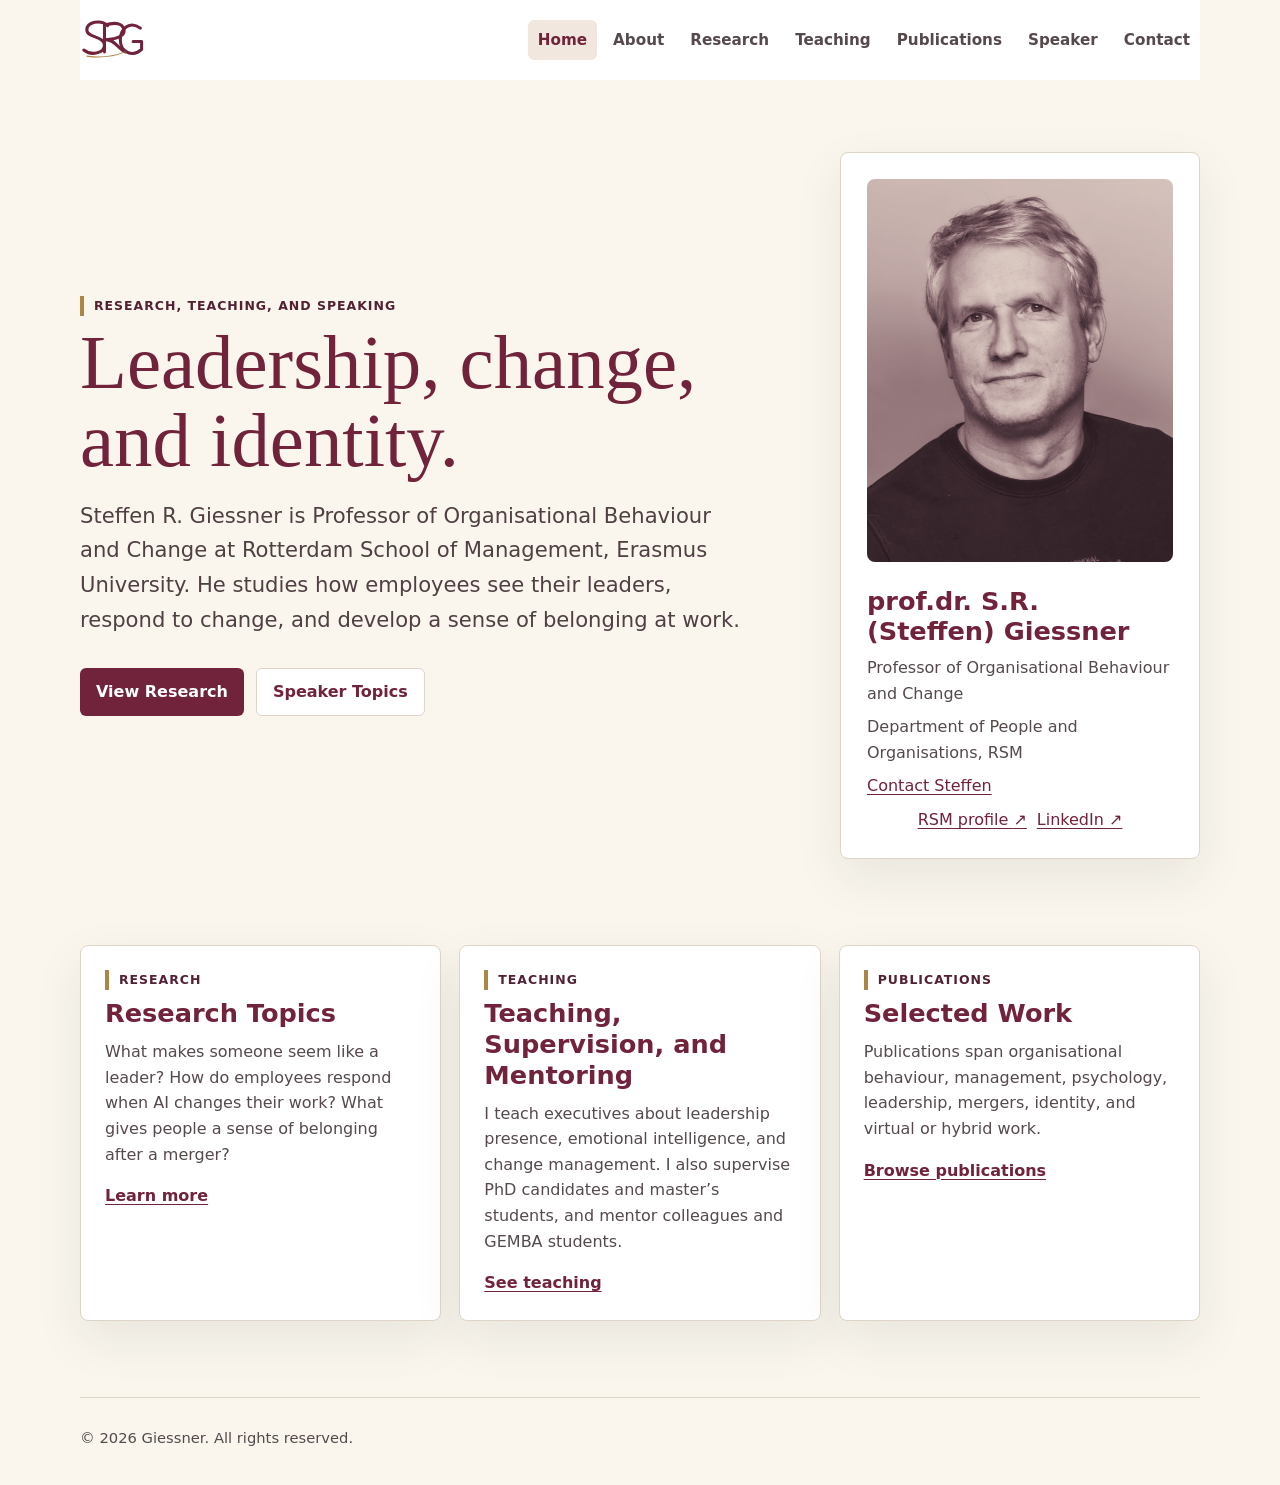
<file: index.html>
<!doctype html>
<html lang="en">
  <head>
    <meta charset="UTF-8" />
    <meta name="viewport" content="width=device-width, initial-scale=1.0" />
    <meta
      name="description"
      content="Personal academic website for Giessner: research, teaching, publications, and contact information."
    />
    <title>Giessner | Academic Website</title>
    <link rel="stylesheet" href="styles.css?v=srg-ligature" />
    <script src="app.js" defer></script>
  </head>
  <body>
    <header class="site-header">
      <a class="site-brand" href="index.html" aria-label="Steffen R. Giessner — Home">
        <img src="assets/srg-ligature.svg" width="66" height="42" alt="" />
      </a>
      <button class="nav-toggle" type="button" aria-expanded="false" aria-controls="site-navigation">
        <span class="nav-toggle-line"></span>
        <span class="nav-toggle-line"></span>
        <span class="nav-toggle-line"></span>
        <span class="sr-only">Menu</span>
      </button>
      <nav class="site-nav" id="site-navigation" aria-label="Main navigation">
        <a href="index.html">Home</a>
        <a href="about.html">About</a>
        <a href="research.html">Research</a>
        <a href="teaching.html">Teaching</a>
        <a href="publications.html">Publications</a>
        <a href="speaker.html">Speaker</a>
        <a href="contact.html">Contact</a>
      </nav>
    </header>

    <main>
      <section class="hero">
        <div class="hero-copy">
          <p class="eyebrow">Research, teaching, and speaking</p>
          <h1>Leadership, change, and identity.</h1>
          <p class="lead">
            Steffen R. Giessner is Professor of Organisational Behaviour and Change at Rotterdam School of
            Management, Erasmus University. He studies how employees see their leaders, respond to change, and develop a sense of belonging at work.
          </p>
          <div class="hero-actions">
            <a class="button primary" href="research.html">View Research</a>
            <a class="button secondary" href="speaker.html">Speaker Topics</a>
          </div>
        </div>
        <aside class="profile-card" aria-label="Profile summary">
          <svg width="0" height="0" aria-hidden="true" focusable="false" style="position:absolute">
            <defs>
              <filter id="portrait-wine-tone" color-interpolation-filters="sRGB">
                <feColorMatrix type="saturate" values="0" />
                <feComponentTransfer>
                  <feFuncR type="table" tableValues=".14 .40 .62 .81 .98" />
                  <feFuncG type="table" tableValues=".09 .29 .51 .73 .95" />
                  <feFuncB type="table" tableValues=".11 .32 .52 .71 .89" />
                </feComponentTransfer>
              </filter>
            </defs>
          </svg>
          <img class="profile-photo" style="filter: url(#portrait-wine-tone)" src="assets/steffen-giessner.jpg" alt="Portrait of Steffen Giessner" />
          <h2>prof.dr. S.R. (Steffen) Giessner</h2>
          <p>Professor of Organisational Behaviour and Change</p>
          <p>Department of People and Organisations, RSM</p>
          <a href="contact.html">Contact Steffen</a>
          <div class="profile-links">
            <a href="https://www.rsm.nl/people/steffen-giessner/" target="_blank" rel="noopener" title="Opens in a new tab">RSM profile <span aria-hidden="true">↗</span><span class="sr-only"> (opens in a new tab)</span></a>
            <a href="https://www.linkedin.com/in/sgiessner/" target="_blank" rel="noopener" title="Opens in a new tab">LinkedIn <span aria-hidden="true">↗</span><span class="sr-only"> (opens in a new tab)</span></a>
          </div>
        </aside>
      </section>

      <section class="section-grid">
        <article>
          <p class="eyebrow">Research</p>
          <h2>Research Topics</h2>
          <p>
            What makes someone seem like a leader? How do employees respond when AI changes their work? What gives people a sense of belonging after a merger?
          </p>
          <a class="text-link" href="research.html">Learn more</a>
        </article>
        <article>
          <p class="eyebrow">Teaching</p>
          <h2>Teaching, Supervision, and Mentoring</h2>
          <p>
            I teach executives about leadership presence, emotional intelligence, and change management. I also supervise PhD candidates and master’s students, and mentor colleagues and GEMBA students.
          </p>
          <a class="text-link" href="teaching.html">See teaching</a>
        </article>
        <article>
          <p class="eyebrow">Publications</p>
          <h2>Selected Work</h2>
          <p>
            Publications span organisational behaviour, management, psychology, leadership, mergers, identity, and
            virtual or hybrid work.
          </p>
          <a class="text-link" href="publications.html">Browse publications</a>
        </article>
      </section>
    </main>

    <footer class="site-footer">
      <p>&copy; <span id="current-year"></span> Giessner. All rights reserved.</p>
    </footer>
  </body>
</html>
</file>
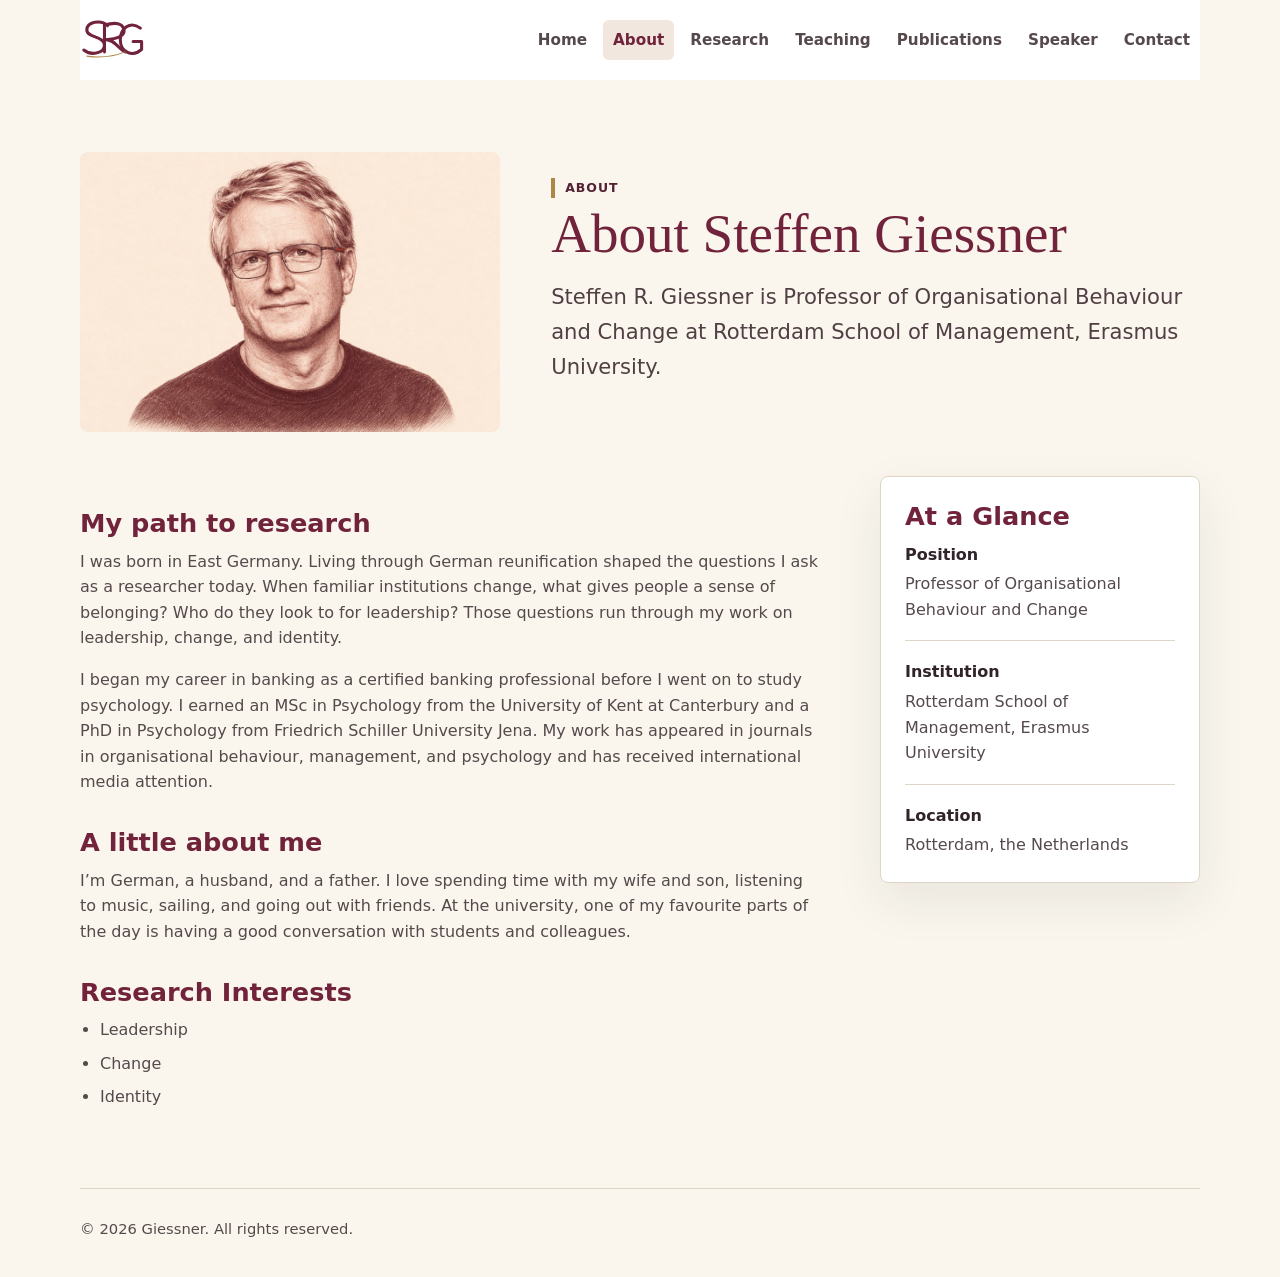
<file: about.html>
<!doctype html>
<html lang="en">
  <head>
    <meta charset="UTF-8" />
    <meta name="viewport" content="width=device-width, initial-scale=1.0" />
    <meta name="description" content="About Giessner." />
    <title>About | Giessner</title>
    <link rel="stylesheet" href="styles.css?v=srg-ligature" />
    <link rel="stylesheet" href="illustrated-intro.css?v=uniform-1" />
    <script src="app.js" defer></script>
  </head>
  <body>
    <header class="site-header">
      <a class="site-brand" href="index.html" aria-label="Steffen R. Giessner — Home">
        <img src="assets/srg-ligature.svg" width="66" height="42" alt="" />
      </a>
      <button class="nav-toggle" type="button" aria-expanded="false" aria-controls="site-navigation">
        <span class="nav-toggle-line"></span>
        <span class="nav-toggle-line"></span>
        <span class="nav-toggle-line"></span>
        <span class="sr-only">Menu</span>
      </button>
      <nav class="site-nav" id="site-navigation" aria-label="Main navigation">
        <a href="index.html">Home</a>
        <a href="about.html">About</a>
        <a href="research.html">Research</a>
        <a href="teaching.html">Teaching</a>
        <a href="publications.html">Publications</a>
        <a href="speaker.html">Speaker</a>
        <a href="contact.html">Contact</a>
      </nav>
    </header>

    <main class="page">
      <section class="page-header illustrated-intro">
        <img src="assets/about-portrait.jpg" width="960" height="640" alt="Burgundy ink portrait of Steffen Giessner wearing glasses." />
        <div>
        <p class="eyebrow">About</p>
        <h1>About Steffen Giessner</h1>
        <p class="lead">
          Steffen R. Giessner is Professor of Organisational Behaviour and Change at Rotterdam School of
          Management, Erasmus University.
        </p>
        </div>
      </section>

      <section class="content-layout">
        <div class="content-main">
          <h2>My path to research</h2>
          <p>
            I was born in East Germany. Living through German reunification shaped the questions I ask as a
            researcher today. When familiar institutions change, what gives people a sense of belonging?
            Who do they look to for leadership? Those questions run through my work on leadership, change,
            and identity.
          </p>
          <p>
            I began my career in banking as a certified banking professional before I went on to study psychology.
            I earned an MSc in Psychology from the University of Kent at Canterbury and a PhD in Psychology
            from Friedrich Schiller University Jena. My work has appeared in journals in organisational behaviour,
            management, and psychology and has received international media attention.
          </p>

          <h2>A little about me</h2>
          <p>
            I’m German, a husband, and a father. I love spending time with my wife and son, listening to music,
            sailing, and going out with friends. At the university, one of my favourite parts of the day is
            having a good conversation with students and colleagues.
          </p>

          <h2>Research Interests</h2>
          <ul class="clean-list">
            <li>Leadership</li>
            <li>Change</li>
            <li>Identity</li>
          </ul>
        </div>

        <aside class="info-panel">
          <h2>At a Glance</h2>
          <dl>
            <div>
              <dt>Position</dt>
              <dd>Professor of Organisational Behaviour and Change</dd>
            </div>
            <div>
              <dt>Institution</dt>
              <dd>Rotterdam School of Management, Erasmus University</dd>
            </div>
            <div>
              <dt>Location</dt>
              <dd>Rotterdam, the Netherlands</dd>
            </div>
          </dl>
        </aside>
      </section>
    </main>

    <footer class="site-footer">
      <p>&copy; <span id="current-year"></span> Giessner. All rights reserved.</p>
    </footer>
  </body>
</html>
</file>
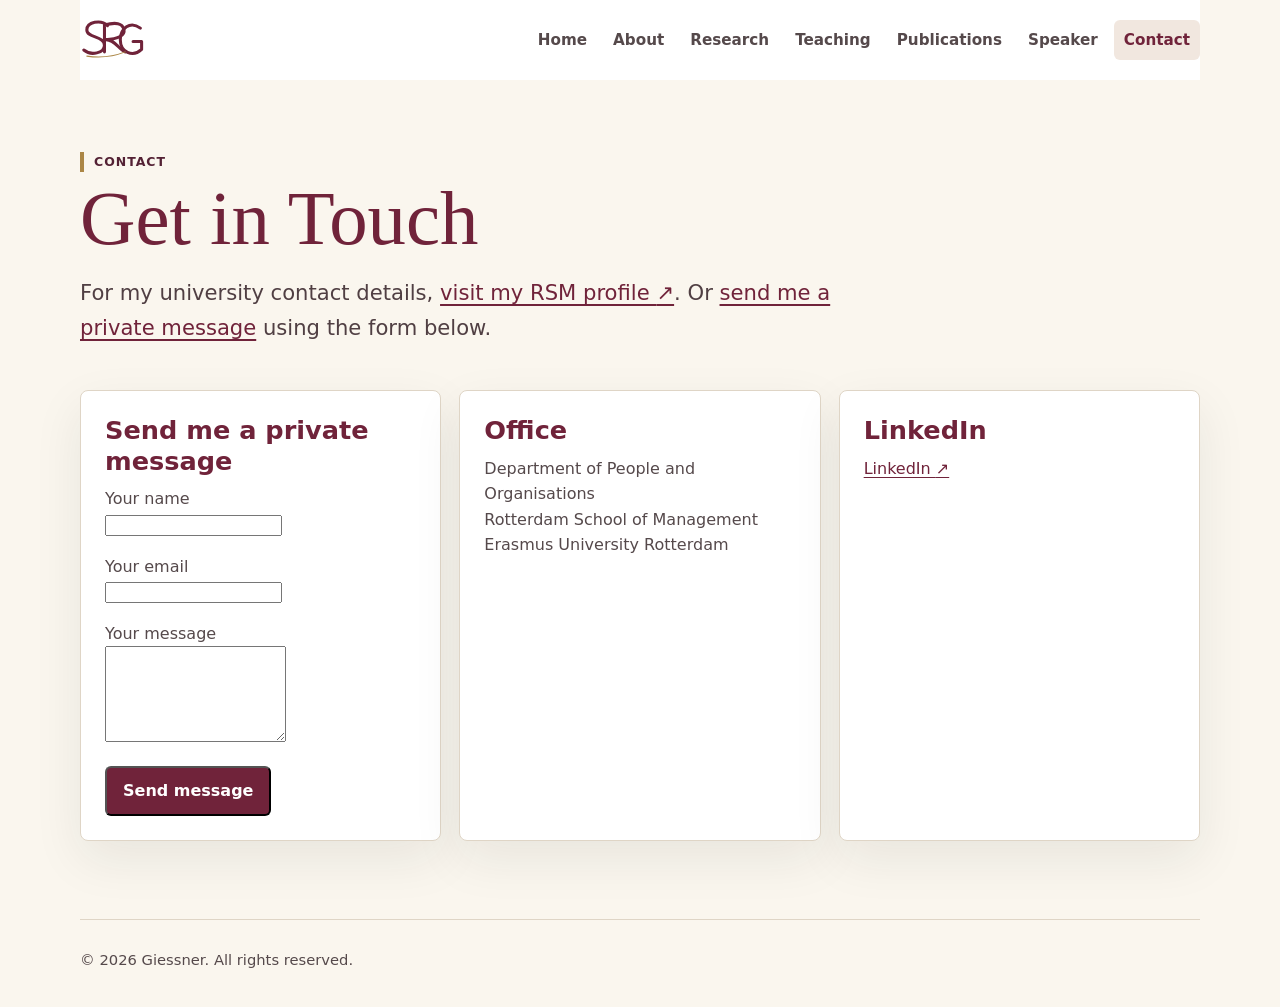
<file: contact.html>
<!doctype html>
<html lang="en">
  <head>
    <meta charset="UTF-8" />
    <meta name="viewport" content="width=device-width, initial-scale=1.0" />
    <meta name="description" content="Contact Giessner." />
    <title>Contact | Giessner</title>
    <link rel="stylesheet" href="styles.css?v=srg-ligature" />
    <script src="app.js" defer></script>
  </head>
  <body>
    <header class="site-header">
      <a class="site-brand" href="index.html" aria-label="Steffen R. Giessner — Home">
        <img src="assets/srg-ligature.svg" width="66" height="42" alt="" />
      </a>
      <button class="nav-toggle" type="button" aria-expanded="false" aria-controls="site-navigation">
        <span class="nav-toggle-line"></span>
        <span class="nav-toggle-line"></span>
        <span class="nav-toggle-line"></span>
        <span class="sr-only">Menu</span>
      </button>
      <nav class="site-nav" id="site-navigation" aria-label="Main navigation">
        <a href="index.html">Home</a>
        <a href="about.html">About</a>
        <a href="research.html">Research</a>
        <a href="teaching.html">Teaching</a>
        <a href="publications.html">Publications</a>
        <a href="speaker.html">Speaker</a>
        <a href="contact.html">Contact</a>
      </nav>
    </header>

    <main class="page">
      <section class="page-header">
        <p class="eyebrow">Contact</p>
        <h1>Get in Touch</h1>
        <p class="lead">
          For my university contact details, <a href="https://www.rsm.nl/people/steffen-giessner/" target="_blank" rel="noopener" title="Opens in a new tab">visit my RSM profile <span aria-hidden="true">↗</span><span class="sr-only"> (opens in a new tab)</span></a>.
          Or <a href="#private-message">send me a private message</a> using the form below.
        </p>
      </section>

      <section class="contact-grid">
        <article class="contact-card">
          <h2 id="private-message">Send me a private message</h2>
          <form action="https://formspree.io/f/meaavjkk" method="post">
              <p><label>Your name<br /><input name="name" autocomplete="name" required /></label></p>
              <p><label>Your email<br /><input type="email" name="email" autocomplete="email" required /></label></p>
              <p><label>Your message<br /><textarea name="message" rows="6" required></textarea></label></p>
              <input type="text" name="_gotcha" hidden tabindex="-1" autocomplete="off" />
              <button class="button primary" type="submit">Send message</button>
          </form>
        </article>
        <article class="contact-card">
          <h2>Office</h2>
          <p>
            Department of People and Organisations<br />
            Rotterdam School of Management<br />
            Erasmus University Rotterdam
          </p>
        </article>
        <article class="contact-card">
          <h2>LinkedIn</h2>
          <p>
            <a href="https://www.linkedin.com/in/sgiessner/" target="_blank" rel="noopener" title="Opens in a new tab">LinkedIn <span aria-hidden="true">↗</span><span class="sr-only"> (opens in a new tab)</span></a>
          </p>
        </article>
      </section>
    </main>

    <footer class="site-footer">
      <p>&copy; <span id="current-year"></span> Giessner. All rights reserved.</p>
    </footer>
  </body>
</html>
</file>
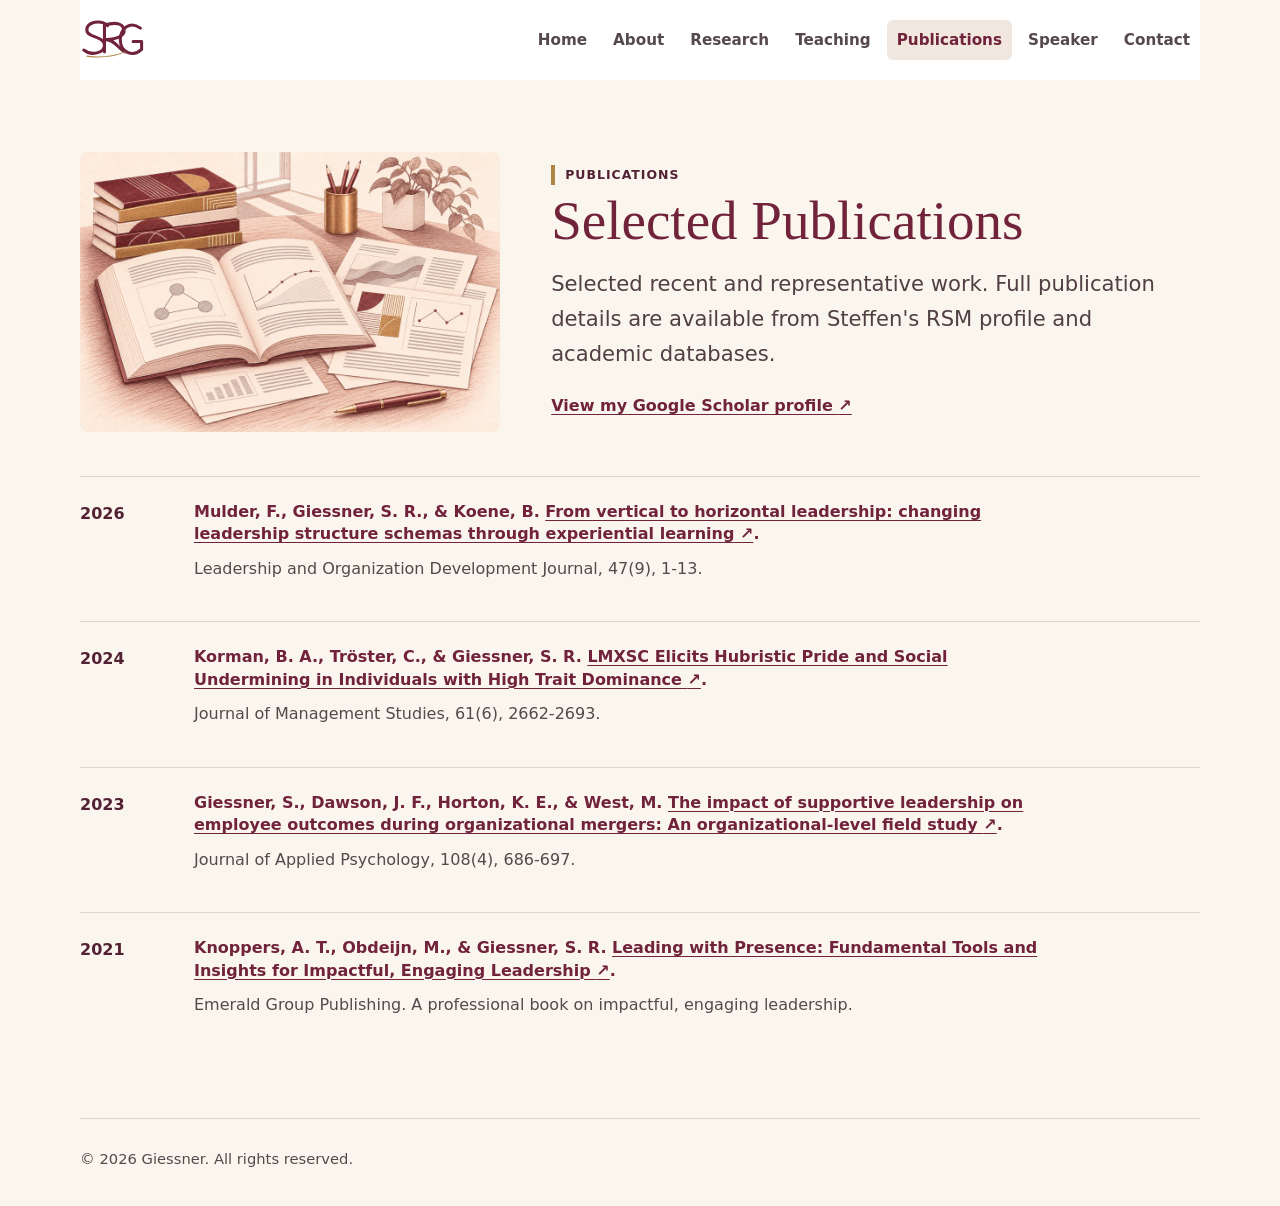
<file: publications.html>
<!doctype html>
<html lang="en">
  <head>
    <meta charset="UTF-8" />
    <meta name="viewport" content="width=device-width, initial-scale=1.0" />
    <meta name="description" content="Publications by Giessner." />
    <title>Publications | Giessner</title>
    <link rel="stylesheet" href="styles.css?v=srg-ligature" />
    <link rel="stylesheet" href="illustrated-intro.css?v=uniform-1" />
    <script src="app.js" defer></script>
  </head>
  <body>
    <header class="site-header">
      <a class="site-brand" href="index.html" aria-label="Steffen R. Giessner — Home">
        <img src="assets/srg-ligature.svg" width="66" height="42" alt="" />
      </a>
      <button class="nav-toggle" type="button" aria-expanded="false" aria-controls="site-navigation">
        <span class="nav-toggle-line"></span>
        <span class="nav-toggle-line"></span>
        <span class="nav-toggle-line"></span>
        <span class="sr-only">Menu</span>
      </button>
      <nav class="site-nav" id="site-navigation" aria-label="Main navigation">
        <a href="index.html">Home</a>
        <a href="about.html">About</a>
        <a href="research.html">Research</a>
        <a href="teaching.html">Teaching</a>
        <a href="publications.html">Publications</a>
        <a href="speaker.html">Speaker</a>
        <a href="contact.html">Contact</a>
      </nav>
    </header>

    <main class="page">
      <section class="page-header illustrated-intro">
        <img src="assets/publications-sketch.jpg?v=modern" width="960" height="640" alt="Open book, journal proofs, and a stack of geometric book covers on a sunlit desk." />
        <div>
        <p class="eyebrow">Publications</p>
        <h1>Selected Publications</h1>
        <p class="lead">
          Selected recent and representative work. Full publication details are available from Steffen's RSM
          profile and academic databases.
        </p>
        <a data-goatcounter-click="google-scholar" data-goatcounter-title="Google Scholar profile" class="text-link" href="https://scholar.google.com/citations?user=ZZFqWBQAAAAJ&amp;hl=en" target="_blank" rel="noopener" title="Opens in a new tab">View my Google Scholar profile <span aria-hidden="true">↗</span><span class="sr-only"> (opens in a new tab)</span></a>
        </div>
      </section>

      <section class="publication-list" aria-label="Publication list">
        <article class="publication-item">
          <p class="publication-year">2026</p>
          <div>
            <h2>Mulder, F., Giessner, S. R., &amp; Koene, B. <a data-goatcounter-click="vertical-horizontal" data-goatcounter-title="From vertical to horizontal leadership" href="https://doi.org/10.1108/LODJ-03-2025-0217" target="_blank" rel="noopener" title="Opens in a new tab">From vertical to horizontal leadership: changing leadership structure schemas through experiential learning <span aria-hidden="true">↗</span><span class="sr-only"> (opens in a new tab)</span></a>.</h2>
            <p>Leadership and Organization Development Journal, 47(9), 1-13.</p>
          </div>
        </article>
        <article class="publication-item">
          <p class="publication-year">2024</p>
          <div>
            <h2>Korman, B. A., Tröster, C., &amp; Giessner, S. R. <a data-goatcounter-click="lmxsc" data-goatcounter-title="LMXSC and social undermining" href="https://doi.org/10.1111/joms.12983" target="_blank" rel="noopener" title="Opens in a new tab">LMXSC Elicits Hubristic Pride and Social Undermining in Individuals with High Trait Dominance <span aria-hidden="true">↗</span><span class="sr-only"> (opens in a new tab)</span></a>.</h2>
            <p>Journal of Management Studies, 61(6), 2662-2693.</p>
          </div>
        </article>
        <article class="publication-item">
          <p class="publication-year">2023</p>
          <div>
            <h2>Giessner, S., Dawson, J. F., Horton, K. E., &amp; West, M. <a data-goatcounter-click="supportive-leadership" data-goatcounter-title="Supportive leadership during mergers" href="https://doi.org/10.1037/apl0001042" target="_blank" rel="noopener" title="Opens in a new tab">The impact of supportive leadership on employee outcomes during organizational mergers: An organizational-level field study <span aria-hidden="true">↗</span><span class="sr-only"> (opens in a new tab)</span></a>.</h2>
            <p>Journal of Applied Psychology, 108(4), 686-697.</p>
          </div>
        </article>
        <article class="publication-item">
          <p class="publication-year">2021</p>
          <div>
            <h2>Knoppers, A. T., Obdeijn, M., &amp; Giessner, S. R. <a data-goatcounter-click="leading-with-presence" data-goatcounter-title="Leading with Presence (book)" href="https://bookstore.emerald.com/leading-with-presence-pb-9781787146006.html" target="_blank" rel="noopener" title="Opens in a new tab">Leading with Presence: Fundamental Tools and Insights for Impactful, Engaging Leadership <span aria-hidden="true">↗</span><span class="sr-only"> (opens in a new tab)</span></a>.</h2>
            <p>Emerald Group Publishing. A professional book on impactful, engaging leadership.</p>
          </div>
        </article>
      </section>
    </main>

    <footer class="site-footer">
      <p>&copy; <span id="current-year"></span> Giessner. All rights reserved.</p>
    </footer>
  </body>
</html>
</file>
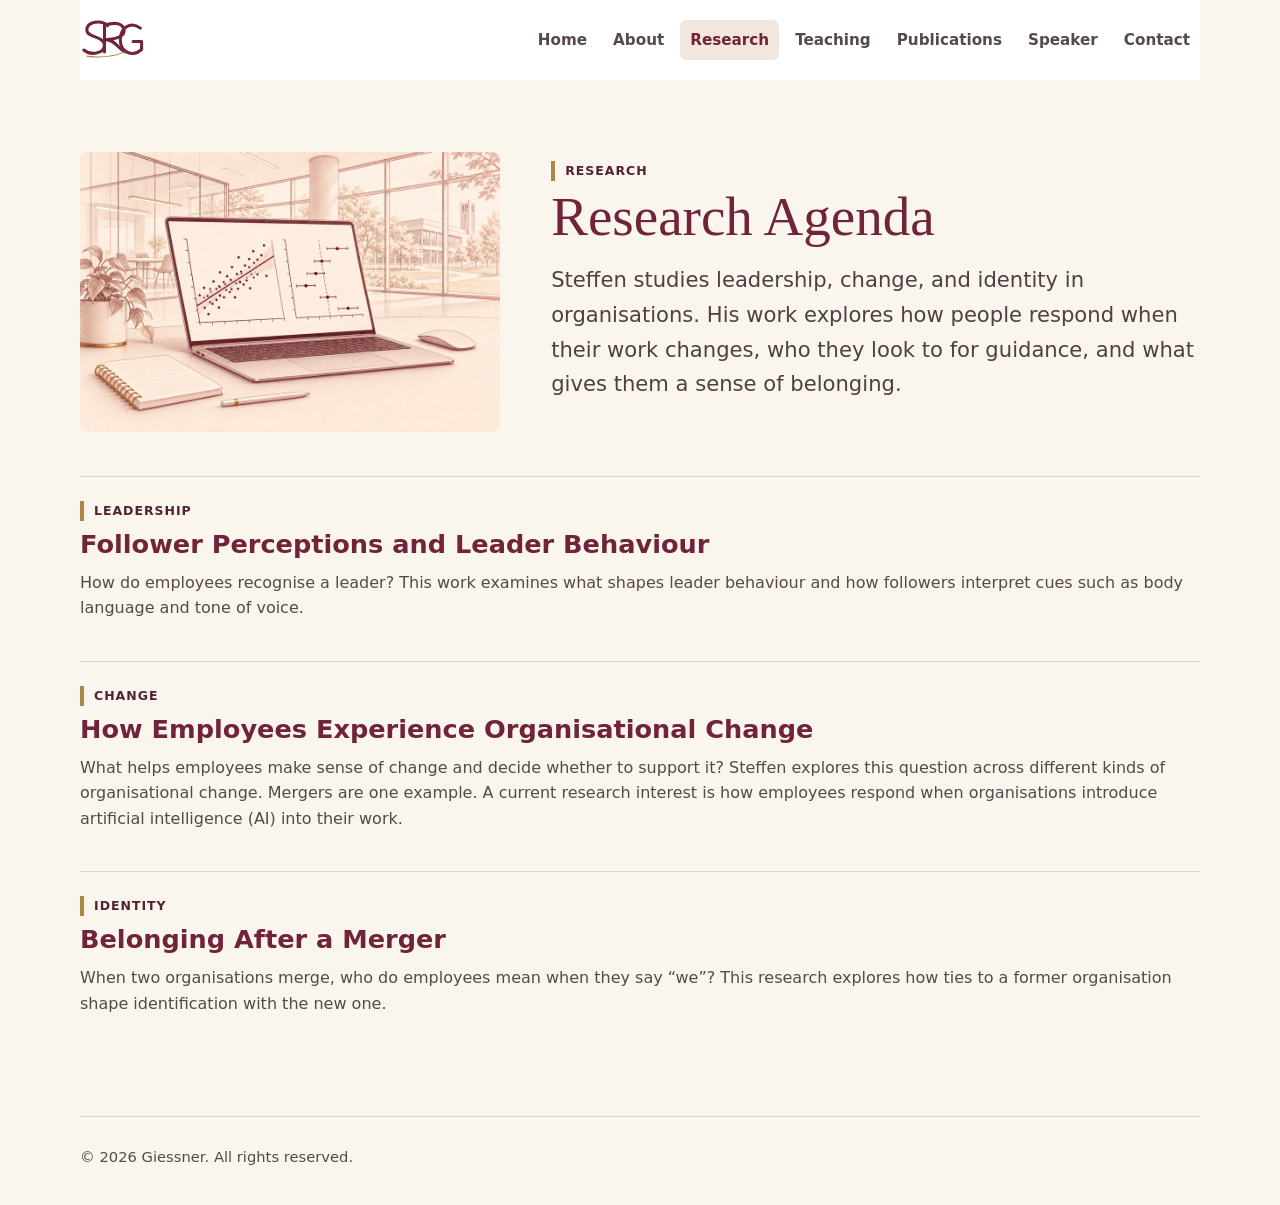
<file: research.html>
<!doctype html>
<html lang="en">
  <head>
    <meta charset="UTF-8" />
    <meta name="viewport" content="width=device-width, initial-scale=1.0" />
    <meta name="description" content="Research by Giessner." />
    <title>Research | Giessner</title>
    <link rel="stylesheet" href="styles.css?v=srg-ligature" />
    <link rel="stylesheet" href="illustrated-intro.css?v=uniform-1" />
    <script src="app.js" defer></script>
  </head>
  <body>
    <header class="site-header">
      <a class="site-brand" href="index.html" aria-label="Steffen R. Giessner — Home">
        <img src="assets/srg-ligature.svg" width="66" height="42" alt="" />
      </a>
      <button class="nav-toggle" type="button" aria-expanded="false" aria-controls="site-navigation">
        <span class="nav-toggle-line"></span>
        <span class="nav-toggle-line"></span>
        <span class="nav-toggle-line"></span>
        <span class="sr-only">Menu</span>
      </button>
      <nav class="site-nav" id="site-navigation" aria-label="Main navigation">
        <a href="index.html">Home</a>
        <a href="about.html">About</a>
        <a href="research.html">Research</a>
        <a href="teaching.html">Teaching</a>
        <a href="publications.html">Publications</a>
        <a href="speaker.html">Speaker</a>
        <a href="contact.html">Contact</a>
      </nav>
    </header>

    <main class="page">
      <section class="page-header illustrated-intro">
        <img src="assets/research-sketch.jpg?v=studio" width="960" height="640" alt="Laptop displaying a scatter plot and interval estimates." />
        <div>
        <p class="eyebrow">Research</p>
        <h1>Research Agenda</h1>
        <p class="lead">
          Steffen studies leadership, change, and identity in organisations. His work explores how people respond when their work changes, who they look to for guidance, and what gives them a sense of belonging.
        </p>
        </div>
      </section>

      <section class="project-list" aria-label="Research topics">
        <article class="project-item">
          <p class="eyebrow">Leadership</p>
          <h2>Follower Perceptions and Leader Behaviour</h2>
          <p>
            How do employees recognise a leader? This work examines what shapes leader behaviour and how followers interpret cues such as body language and tone of voice.
          </p>
        </article>
        <article class="project-item">
          <p class="eyebrow">Change</p>
          <h2>How Employees Experience Organisational Change</h2>
          <p>
            What helps employees make sense of change and decide whether to support it? Steffen explores this question across different kinds of organisational change. Mergers are one example. A current research interest is how employees respond when organisations introduce artificial intelligence (AI) into their work.
          </p>
        </article>
        <article class="project-item">
          <p class="eyebrow">Identity</p>
          <h2>Belonging After a Merger</h2>
          <p>
            When two organisations merge, who do employees mean when they say “we”? This research explores how ties to a former organisation shape identification with the new one.
          </p>
        </article>
      </section>
    </main>

    <footer class="site-footer">
      <p>&copy; <span id="current-year"></span> Giessner. All rights reserved.</p>
    </footer>
  </body>
</html>
</file>
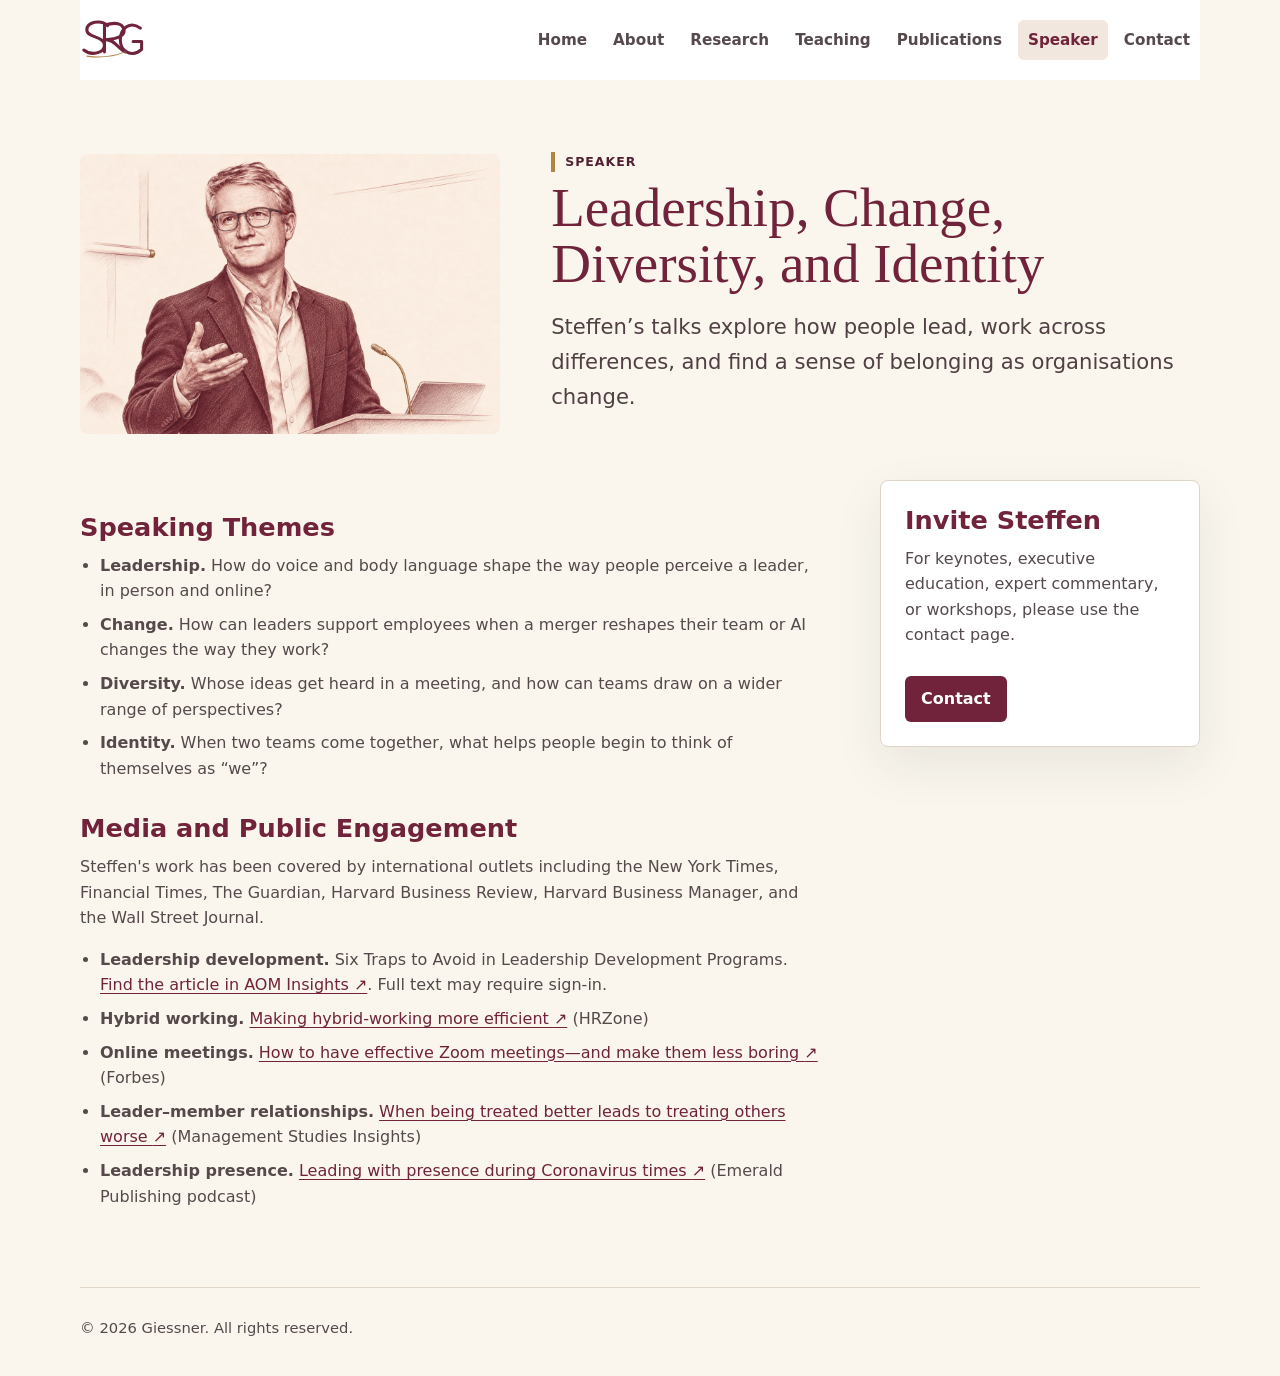
<file: speaker.html>
<!doctype html>
<html lang="en">
  <head>
    <meta charset="UTF-8" />
    <meta name="viewport" content="width=device-width, initial-scale=1.0" />
    <meta name="description" content="Speaking topics and media expertise by Steffen Giessner." />
    <title>Speaker | Giessner</title>
    <link rel="stylesheet" href="styles.css?v=srg-ligature" />
    <link rel="stylesheet" href="illustrated-intro.css?v=uniform-1" />
    <script src="app.js" defer></script>
  </head>
  <body>
    <header class="site-header">
      <a class="site-brand" href="index.html" aria-label="Steffen R. Giessner — Home">
        <img src="assets/srg-ligature.svg" width="66" height="42" alt="" />
      </a>
      <button class="nav-toggle" type="button" aria-expanded="false" aria-controls="site-navigation">
        <span class="nav-toggle-line"></span>
        <span class="nav-toggle-line"></span>
        <span class="nav-toggle-line"></span>
        <span class="sr-only">Menu</span>
      </button>
      <nav class="site-nav" id="site-navigation" aria-label="Main navigation">
        <a href="index.html">Home</a>
        <a href="about.html">About</a>
        <a href="research.html">Research</a>
        <a href="teaching.html">Teaching</a>
        <a href="publications.html">Publications</a>
        <a href="speaker.html">Speaker</a>
        <a href="contact.html">Contact</a>
      </nav>
    </header>

    <main class="page">
      <section class="page-header illustrated-intro">
        <img src="assets/speaker-presenting.jpg?v=powerage" width="960" height="640" alt="Sketch of Steffen Giessner presenting at a lectern." />
        <div>
        <p class="eyebrow">Speaker</p>
        <h1>Leadership, Change, Diversity, and Identity</h1>
        <p class="lead">
          Steffen’s talks explore how people lead, work across differences, and find a sense of belonging as organisations change.
        </p>
        </div>
      </section>

      <section class="content-layout">
        <div class="content-main">
          <h2>Speaking Themes</h2>
          <ul class="clean-list">
            <li><strong>Leadership.</strong> How do voice and body language shape the way people perceive a leader, in person and online?</li>
            <li><strong>Change.</strong> How can leaders support employees when a merger reshapes their team or AI changes the way they work?</li>
            <li><strong>Diversity.</strong> Whose ideas get heard in a meeting, and how can teams draw on a wider range of perspectives?</li>
            <li><strong>Identity.</strong> When two teams come together, what helps people begin to think of themselves as “we”?</li>
          </ul>

          <h2 id="media">Media and Public Engagement</h2>
          <p>
            Steffen's work has been covered by international outlets including the New York Times, Financial Times,
            The Guardian, Harvard Business Review, Harvard Business Manager, and the Wall Street Journal.
          </p>
          <ul class="clean-list">
            <li><strong>Leadership development.</strong> Six Traps to Avoid in Leadership Development Programs. <a href="https://journals.aom.org/insights/leadership#:~:text=Six%20Traps%20to%20Avoid%20in%20Leadership%20Development%20Programs" target="_blank" rel="noopener" title="Opens in a new tab">Find the article in AOM Insights <span aria-hidden="true">↗</span><span class="sr-only"> (opens in a new tab)</span></a>. Full text may require sign-in.</li>
            <li><strong>Hybrid working.</strong> <a href="https://hrzone.com/blog/making-hybrid-working-more-efficient/" target="_blank" rel="noopener" title="Opens in a new tab">Making hybrid-working more efficient <span aria-hidden="true">↗</span><span class="sr-only"> (opens in a new tab)</span></a> (HRZone)</li>
            <li><strong>Online meetings.</strong> <a href="https://www.forbes.com/sites/rsmdiscovery/2021/03/04/how-to-have-effective-zoom-meetings-and-make-them-less-boring/" target="_blank" rel="noopener" title="Opens in a new tab">How to have effective Zoom meetings—and make them less boring <span aria-hidden="true">↗</span><span class="sr-only"> (opens in a new tab)</span></a> (Forbes)</li>
            <li><strong>Leader–member relationships.</strong> <a href="https://managementstudiesinsights.com/when-being-treated-better-leads-to-treating-others-worse/" target="_blank" rel="noopener" title="Opens in a new tab">When being treated better leads to treating others worse <span aria-hidden="true">↗</span><span class="sr-only"> (opens in a new tab)</span></a> (Management Studies Insights)</li>
            <li><strong>Leadership presence.</strong> <a href="https://www.emeraldgrouppublishing.com/podcast-leading-presence-during-coronavirus-times" target="_blank" rel="noopener" title="Opens in a new tab">Leading with presence during Coronavirus times <span aria-hidden="true">↗</span><span class="sr-only"> (opens in a new tab)</span></a> (Emerald Publishing podcast)</li>
          </ul>
        </div>

        <aside class="info-panel">
          <h2>Invite Steffen</h2>
          <p>
            For keynotes, executive education, expert commentary, or workshops, please use the contact page.
          </p>
          <a class="button primary" href="contact.html">Contact</a>
        </aside>
      </section>
    </main>

    <footer class="site-footer">
      <p>&copy; <span id="current-year"></span> Giessner. All rights reserved.</p>
    </footer>
  </body>
</html>
</file>
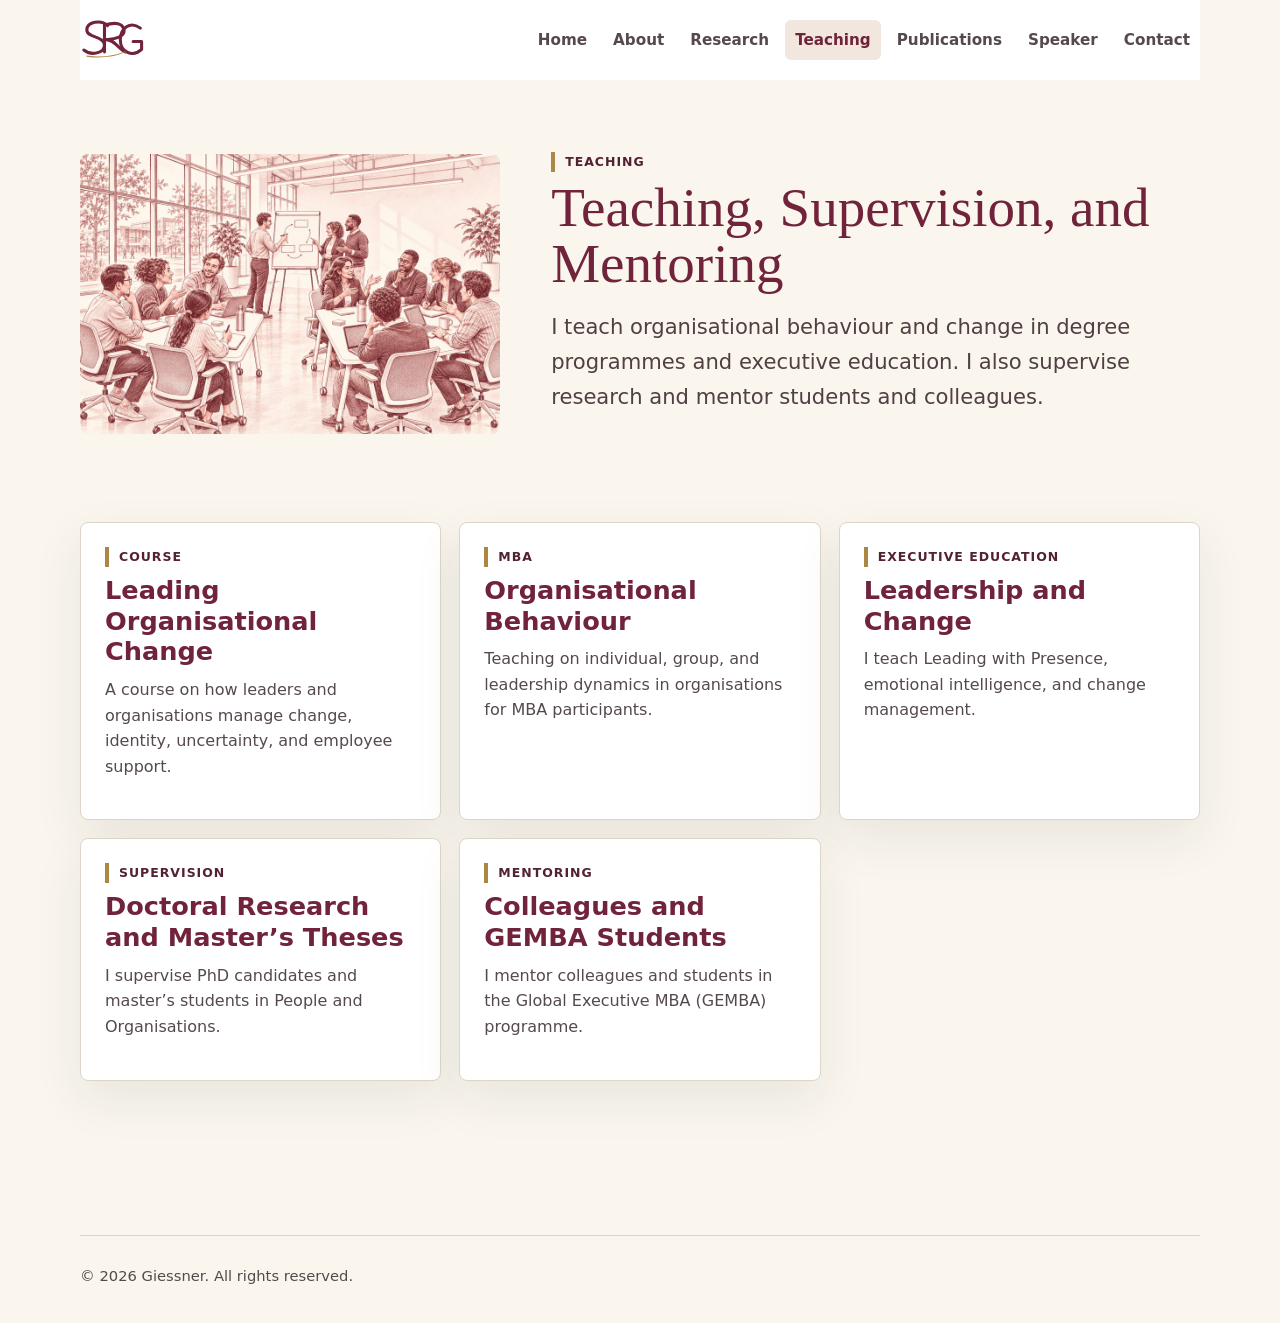
<file: teaching.html>
<!doctype html>
<html lang="en">
  <head>
    <meta charset="UTF-8" />
    <meta name="viewport" content="width=device-width, initial-scale=1.0" />
    <meta name="description" content="Teaching by Giessner." />
    <title>Teaching | Giessner</title>
    <link rel="stylesheet" href="styles.css?v=srg-ligature" />
    <link rel="stylesheet" href="illustrated-intro.css?v=uniform-1" />
    <script src="app.js" defer></script>
  </head>
  <body>
    <header class="site-header">
      <a class="site-brand" href="index.html" aria-label="Steffen R. Giessner — Home">
        <img src="assets/srg-ligature.svg" width="66" height="42" alt="" />
      </a>
      <button class="nav-toggle" type="button" aria-expanded="false" aria-controls="site-navigation">
        <span class="nav-toggle-line"></span>
        <span class="nav-toggle-line"></span>
        <span class="nav-toggle-line"></span>
        <span class="sr-only">Menu</span>
      </button>
      <nav class="site-nav" id="site-navigation" aria-label="Main navigation">
        <a href="index.html">Home</a>
        <a href="about.html">About</a>
        <a href="research.html">Research</a>
        <a href="teaching.html">Teaching</a>
        <a href="publications.html">Publications</a>
        <a href="speaker.html">Speaker</a>
        <a href="contact.html">Contact</a>
      </nav>
    </header>

    <main class="page">
      <section class="page-header illustrated-intro">
        <img src="assets/teaching-sketch.jpg?v=workshop" width="960" height="640" alt="Two groups discuss a case at separate tables while three participants work at a flipchart." />
        <div>
        <p class="eyebrow">Teaching</p>
        <h1>Teaching, Supervision, and Mentoring</h1>
        <p class="lead">
          I teach organisational behaviour and change in degree programmes and executive education. I also supervise research and mentor students and colleagues.
        </p>
        </div>
      </section>

      <section class="section-grid">
        <article>
          <p class="eyebrow">Course</p>
          <h2>Leading Organisational Change</h2>
          <p>
            A course on how leaders and organisations manage change, identity, uncertainty, and employee support.
          </p>
        </article>
        <article>
          <p class="eyebrow">MBA</p>
          <h2>Organisational Behaviour</h2>
          <p>
            Teaching on individual, group, and leadership dynamics in organisations for MBA participants.
          </p>
        </article>
        <article>
          <p class="eyebrow">Executive Education</p>
          <h2>Leadership and Change</h2>
          <p>I teach Leading with Presence, emotional intelligence, and change management.</p>
        </article>
        <article>
          <p class="eyebrow">Supervision</p>
          <h2>Doctoral Research and Master’s Theses</h2>
          <p>I supervise PhD candidates and master’s students in People and Organisations.</p>
        </article>
        <article>
          <p class="eyebrow">Mentoring</p>
          <h2>Colleagues and GEMBA Students</h2>
          <p>I mentor colleagues and students in the Global Executive MBA (GEMBA) programme.</p>
        </article>
      </section>
    </main>

    <footer class="site-footer">
      <p>&copy; <span id="current-year"></span> Giessner. All rights reserved.</p>
    </footer>
  </body>
</html>
</file>
<file: styles.css>
:root {
  color-scheme: light;
  --ink: #302329;
  --muted: #55494B;
  --paper: #FAF6EE;
  --surface: #ffffff;
  --line: #DFD5C6;
  --accent: #70233A;
  --accent-strong: var(--accent);
  --accent-soft: #F1E7DF;
  --gold: #AB8645;
  --shadow: 0 18px 50px rgba(23, 33, 43, 0.08);
  font-family:
    Inter, ui-sans-serif, system-ui, -apple-system, BlinkMacSystemFont, "Segoe UI", sans-serif;
}

* {
  box-sizing: border-box;
}

html {
  scroll-behavior: smooth;
}

body {
  margin: 0;
  min-height: 100vh;
  background: var(--paper);
  color: var(--ink);
  line-height: 1.6;
}

a {
  color: var(--accent-strong);
  text-decoration-thickness: 0.08em;
  text-underline-offset: 0.18em;
}

a:hover,
a:focus-visible {
  color: #532134;
}

button {
  font: inherit;
}

h1,
h2,
h3,
p {
  margin-top: 0;
}

h1, h2, h3 {
  color: var(--accent);
}

h1 {
  max-width: 820px;
  margin-bottom: 18px;
  font-family: Georgia, "Times New Roman", serif;
  font-size: clamp(2.35rem, 6vw, 5rem);
  font-weight: 400;
  line-height: 1.02;
  letter-spacing: 0;
}

h2 {
  margin-bottom: 10px;
  font-size: clamp(1.25rem, 2vw, 1.65rem);
  line-height: 1.2;
}

p {
  color: var(--muted);
}

main {
  width: min(1120px, calc(100% - 32px));
  margin: 0 auto;
}

.site-header {
  position: sticky;
  top: 0;
  z-index: 10;
  width: min(1120px, calc(100% - 32px));
  margin: 0 auto;
  padding: 18px 0;
  display: flex;
  align-items: center;
  justify-content: flex-end;
  gap: 24px;
  background: rgba(255, 255, 255, 0.96);
  backdrop-filter: blur(14px);
}

.site-nav {
  margin-left: auto;
  display: flex;
  align-items: center;
  gap: 6px;
}

.site-nav a {
  border-radius: 6px;
  padding: 8px 10px;
  color: var(--muted);
  font-size: 0.95rem;
  font-weight: 700;
  text-decoration: none;
}

.site-nav a:hover,
.site-nav a:focus-visible,
.site-nav a[aria-current="page"] {
  background: var(--accent-soft);
  color: var(--accent-strong);
}

.nav-toggle {
  display: none;
  width: 44px;
  height: 44px;
  border: 1px solid var(--line);
  border-radius: 8px;
  background: var(--surface);
  cursor: pointer;
}

.nav-toggle-line {
  display: block;
  width: 20px;
  height: 2px;
  margin: 4px auto;
  background: var(--ink);
}

.sr-only {
  position: absolute;
  width: 1px;
  height: 1px;
  overflow: hidden;
  clip: rect(0 0 0 0);
  white-space: nowrap;
}

.hero {
  min-height: calc(100vh - 86px);
  padding: 72px 0 44px;
  display: grid;
  grid-template-columns: minmax(0, 1fr) minmax(260px, 360px);
  gap: clamp(32px, 7vw, 88px);
  align-items: center;
}

.hero-copy {
  max-width: 760px;
}

.eyebrow {
  border-left: 4px solid var(--gold);
  padding-left: 10px;
  margin-bottom: 8px;
  color: #532134;
  font-size: 0.78rem;
  font-weight: 800;
  letter-spacing: 0.08em;
  text-transform: uppercase;
}

.lead {
  max-width: 760px;
  color: #503F43;
  font-size: clamp(1.08rem, 2vw, 1.32rem);
  line-height: 1.65;
}

.hero-actions {
  display: flex;
  flex-wrap: wrap;
  gap: 12px;
  margin-top: 30px;
}

.button {
  display: inline-flex;
  min-height: 44px;
  align-items: center;
  justify-content: center;
  border-radius: 6px;
  padding: 10px 16px;
  font-weight: 800;
  text-decoration: none;
}

.button.primary {
  background: var(--accent-strong);
  color: #ffffff;
}

.button.secondary {
  border: 1px solid var(--line);
  background: var(--surface);
  color: var(--accent-strong);
}

.profile-card,
.info-panel,
.contact-card,
.section-grid article {
  border: 1px solid var(--line);
  border-radius: 8px;
  background: var(--surface);
  box-shadow: var(--shadow);
}

.profile-card {
  padding: 26px;
}

.profile-photo {
  display: block;
  width: 100%;
  aspect-ratio: 4 / 5;
  margin-bottom: 24px;
  border-radius: 8px;
  object-fit: cover;
  object-position: center 30%;
}

.profile-card h2,
.profile-card p {
  margin-bottom: 8px;
}

.profile-links {
  display: flex;
  flex-wrap: wrap;
  gap: 10px;
  justify-content: center;
  margin-top: 8px;
}

.section-grid {
  padding: 42px 0 76px;
  display: grid;
  grid-template-columns: repeat(3, minmax(0, 1fr));
  gap: 18px;
}

.section-grid article {
  padding: 24px;
}

.text-link {
  font-weight: 800;
}

.page {
  padding: 72px 0 78px;
}

.page-header {
  max-width: 860px;
  margin-bottom: 44px;
}

.content-layout {
  display: grid;
  grid-template-columns: minmax(0, 1fr) 320px;
  gap: 36px;
  align-items: start;
}

.content-main {
  max-width: 740px;
}

.content-main h2 {
  margin-top: 32px;
}

.clean-list {
  margin: 0;
  padding-left: 20px;
  color: var(--muted);
}

.clean-list li + li {
  margin-top: 8px;
}

.info-panel {
  padding: 24px;
}

.info-panel .button {
  margin-top: 12px;
}

.info-panel dl {
  margin: 0;
}

.info-panel div + div {
  margin-top: 18px;
  padding-top: 18px;
  border-top: 1px solid var(--line);
}

.info-panel dt {
  color: var(--ink);
  font-weight: 800;
}

.info-panel dd {
  margin: 4px 0 0;
  color: var(--muted);
}

.project-list,
.publication-list {
  display: grid;
  gap: 18px;
}

.project-item,
.publication-item {
  border-top: 1px solid var(--line);
  padding: 24px 0 6px;
}

.project-item h2,
.publication-item h2 {
  max-width: 850px;
}

.publication-item h2 {
  font-size: 1rem;
  font-weight: 600;
  line-height: 1.4;
}

.publication-item {
  display: grid;
  grid-template-columns: 90px minmax(0, 1fr);
  gap: 24px;
}

.publication-year {
  color: #532134;
  font-weight: 900;
}

.contact-grid {
  display: grid;
  grid-template-columns: repeat(3, minmax(0, 1fr));
  gap: 18px;
}

.contact-card {
  padding: 24px;
}

.site-footer {
  width: min(1120px, calc(100% - 32px));
  margin: 0 auto;
  padding: 28px 0 36px;
  border-top: 1px solid var(--line);
}

.site-footer p {
  margin: 0;
  font-size: 0.92rem;
}

@media (max-width: 820px) {
  .site-header {
    flex-wrap: wrap;
  }

  .nav-toggle {
    display: block;
  }

  .site-nav {
    display: none;
    width: 100%;
    padding: 8px 0 2px;
    flex-direction: column;
    align-items: stretch;
  }

  .site-nav.is-open {
    display: flex;
  }

  .site-nav a {
    padding: 12px 10px;
  }

  .hero,
  .content-layout,
  .section-grid,
  .contact-grid {
    grid-template-columns: 1fr;
  }

  .hero {
    min-height: auto;
    padding-top: 42px;
  }

  .page {
    padding-top: 42px;
  }

  .publication-item {
    grid-template-columns: 1fr;
    gap: 4px;
  }
}

@media (max-width: 520px) {
  main,
  .site-header,
  .site-footer {
    width: min(100% - 24px, 1120px);
  }

  h1 {
    font-size: 2.35rem;
  }

  .hero-actions,
  .button {
    width: 100%;
  }

  .profile-card,
  .info-panel,
  .contact-card,
  .section-grid article {
    padding: 20px;
  }
}

.site-brand {
  display: inline-flex;
  align-items: center;
  min-height: 44px;
  margin-right: auto;
}
</file>
<file: illustrated-intro.css>
/* Use the same responsive picture column on every illustrated page. */
:root {
  --picture-width: min(42%, 420px);
  --picture-gap: clamp(20px, 4vw, 58px);
}

.illustrated-intro,
.hero {
  display: grid;
  gap: var(--picture-gap);
  align-items: center;
}

.illustrated-intro {
  max-width: none;
  grid-template-columns: var(--picture-width) minmax(0, 1fr);
}

.hero {
  grid-template-columns: minmax(0, 1fr) var(--picture-width);
}

.illustrated-intro h1 { font-size: clamp(2.35rem, 4.3vw, 3.8rem); }

.illustrated-intro img,
.hero .profile-photo {
  display: block;
  width: 100%;
  height: auto;
  aspect-ratio: 3 / 2;
  object-fit: cover;
  border-radius: 8px;
  background-color: var(--paper);
}

.illustrated-intro .wide-classroom { object-fit: contain; }
.hero .profile-photo { object-fit: contain; object-position: center; margin-bottom: 0; }
.hero .profile-card { padding: 0; border: 0; }
.profile-details { padding: 20px; }

@media (max-width: 820px) {
  .illustrated-intro, .hero { grid-template-columns: minmax(0, 1fr); }
  .illustrated-intro img, .hero .profile-card { width: min(100%, 420px); }
}
</file>
